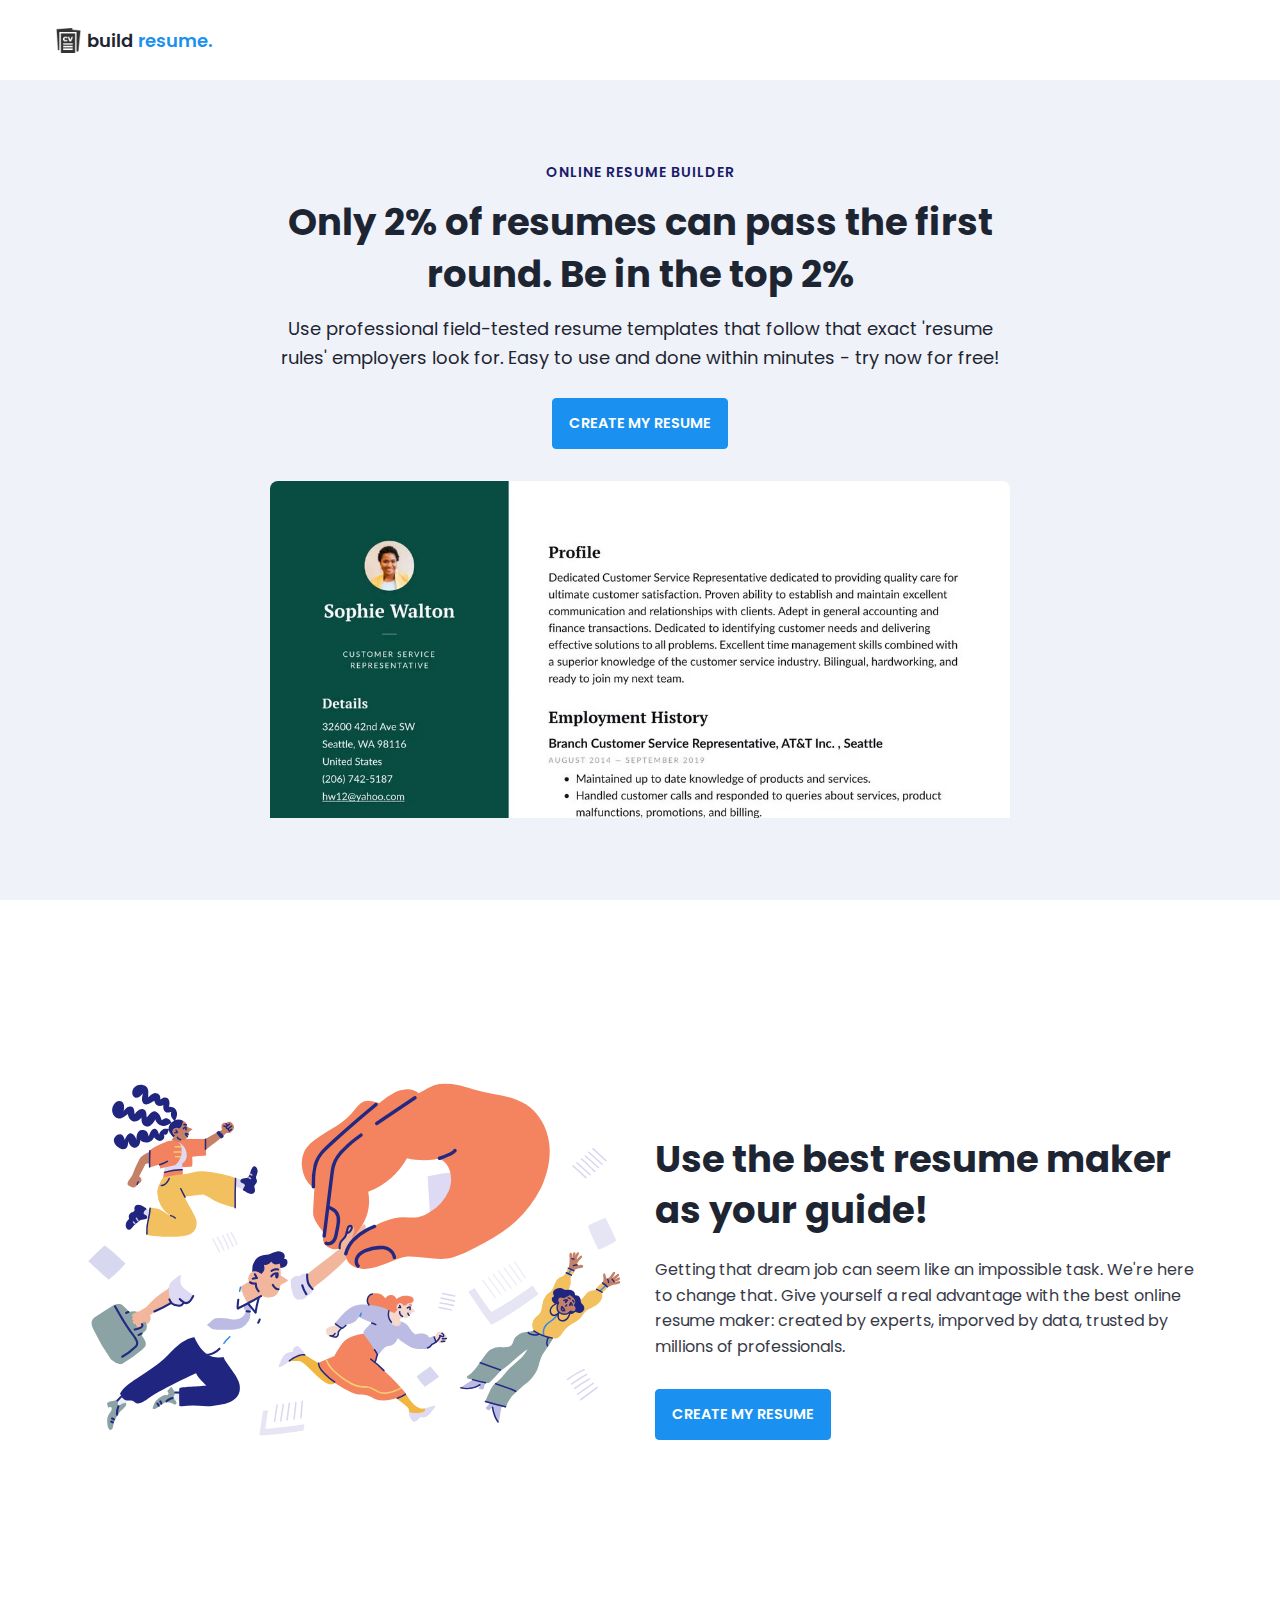
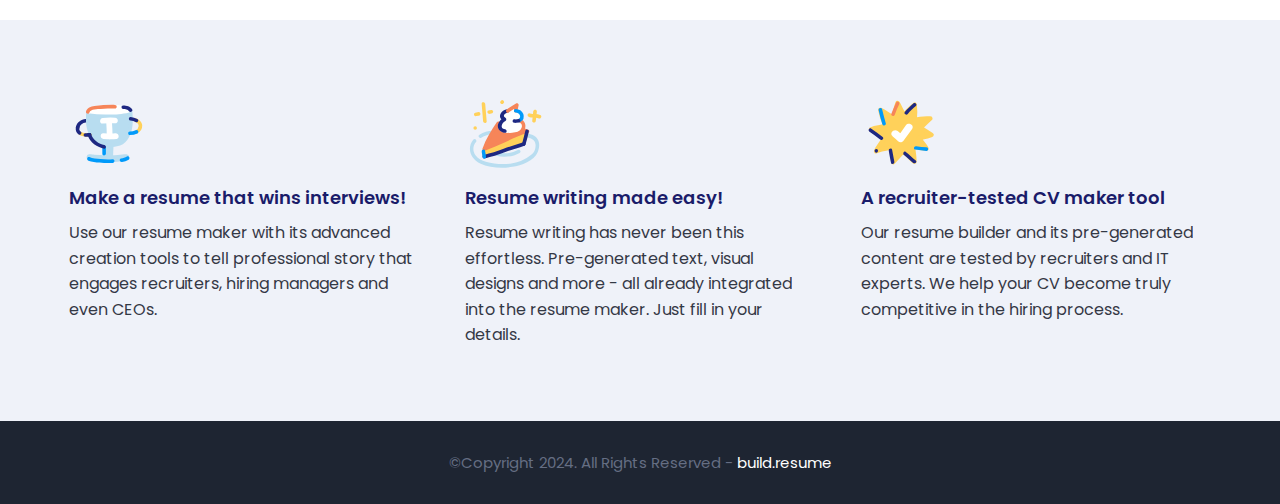
<file: index.html>
<!DOCTYPE html>
<html>
    <head>
        <meta charset="utf-8">
        <meta http-equiv="X-UA-Compatible" content="IE=edge">
        <title>Home Page</title>
        <meta name="description" content="">
        <meta name="viewport" content="width=device-width, initial-scale=1">
        <link rel="stylesheet" href="assets/css/main.css">
    </head>
    <body>

        <nav class = "navbar bg-white">
            <div class="container">
                <div class = "navbar-content">
                    <div class = "brand-and-toggler">
                        <a href = "index.html" class = "navbar-brand">
                            <img src = "assets/images/curriculum-vitae.png" alt = "" class = "navbar-brand-icon">
                            <span class = "navbar-brand-text">build <span>resume.</span>
                        </a>
                        

                        
                    </div>
                </div>
            </div>
        </nav>

        <header class = "header bg-bright" id = "header">
            <div class = "container">
                <div class = "header-content text-center">
                    <h6 class = "text-uppercase text-blue-dark fs-14 fw-6 ls-1">online resume builder</h6>
                    <h1 class = "lg-title">Only 2% of resumes can pass the first round. Be in the top 2%</h1>
                    <p class = "text-dark fs-18">Use professional field-tested resume templates that follow that exact 'resume rules' employers look for. Easy to use and done within minutes - try now for free!</p>
                    <a href = "templates.html" class = "btn btn-primary text-uppercase">create my resume</a>
                    <img src = "assets/images/dublin-resume-templates.avif">
                </div>
            </div>
        </header>

        <div class="section-one">
            <div class="container">
                <div class = "section-one-content">
                    <div class="section-one-l">
                        <img src = "assets/images/visual-0c7080adf17f1f207276f613447c924f667dab34b7ac415cd7ef653172defd0b.svg">
                    </div>
                    <div class = "section-one-r text-center">
                        <h2 class = "lg-title">Use the best resume maker as your guide!</h2>
                        <p class = "text">Getting that dream job can seem like an impossible task. We're here to change that. Give yourself a real advantage with the best online resume maker: created by experts, imporved by data, trusted by millions of professionals.</p>
                        <div class = "btn-group">
                            <a href = "templates.html" class = "btn btn-primary text-uppercase">create my resume</a>
                           
                        </div>
                    </div>
                </div>
            </div>
        </div>

        <div class = "section-two bg-bright">
            <div class="container">
                <div class="section-two-content">
                    <div class = "section-items">
                        <div class = "section-item">
                            <div class = "section-item-icon">
                                <img src = "assets/images/feature-1-edf4481d69166ac81917d1e40e6597c8d61aa970ad44367ce78049bf830fbda5.svg" alt = "">
                            </div>
                            <h5 class = "section-item-title">Make a resume that wins interviews!</h5>
                            <p class = "text">Use our resume maker with its advanced creation tools to tell professional story that engages recruiters, hiring managers and even CEOs.</p>
                        </div>

                        <div class = "section-item">
                            <div class = "section-item-icon">
                                <img src = "assets/images/feature-2-a7a471bd973c02a55d1b3f8aff578cd3c9a4c5ac4fc74423d94ecc04aef3492b.svg" alt = "">
                            </div>
                            <h5 class = "section-item-title">Resume writing made easy!</h5>
                            <p class = "text">Resume writing has never been this effortless. Pre-generated text, visual designs and more - all already integrated into the resume maker. Just fill in your details.</p>
                        </div>

                        <div class = "section-item">
                            <div class = "section-item-icon">
                                <img src = "assets/images/feature-3-4e87a82f83e260488c36f8105e26f439fdc3ee5009372bb5e12d9421f32eabdd.svg" alt = "">
                            </div>
                            <h5 class = "section-item-title">A recruiter-tested CV maker tool</h5>
                            <p class = "text">Our resume builder and its pre-generated content are tested by recruiters and IT experts. We help your CV become truly competitive in the hiring process.</p>
                        </div>
                    </div>
                </div>
            </div>
        </div>

        <footer class = "footer bg-dark">
            <div class="container">
                <div class = "footer-content text-center">
                    <p class="fs-15">&copy;Copyright 2024. All Rights Reserved - <span>build.resume</span></p>
                </div>
            </div>
        </footer>
        <script src="./assets/js/script.js"></script>
    </body>
</html>
</file>
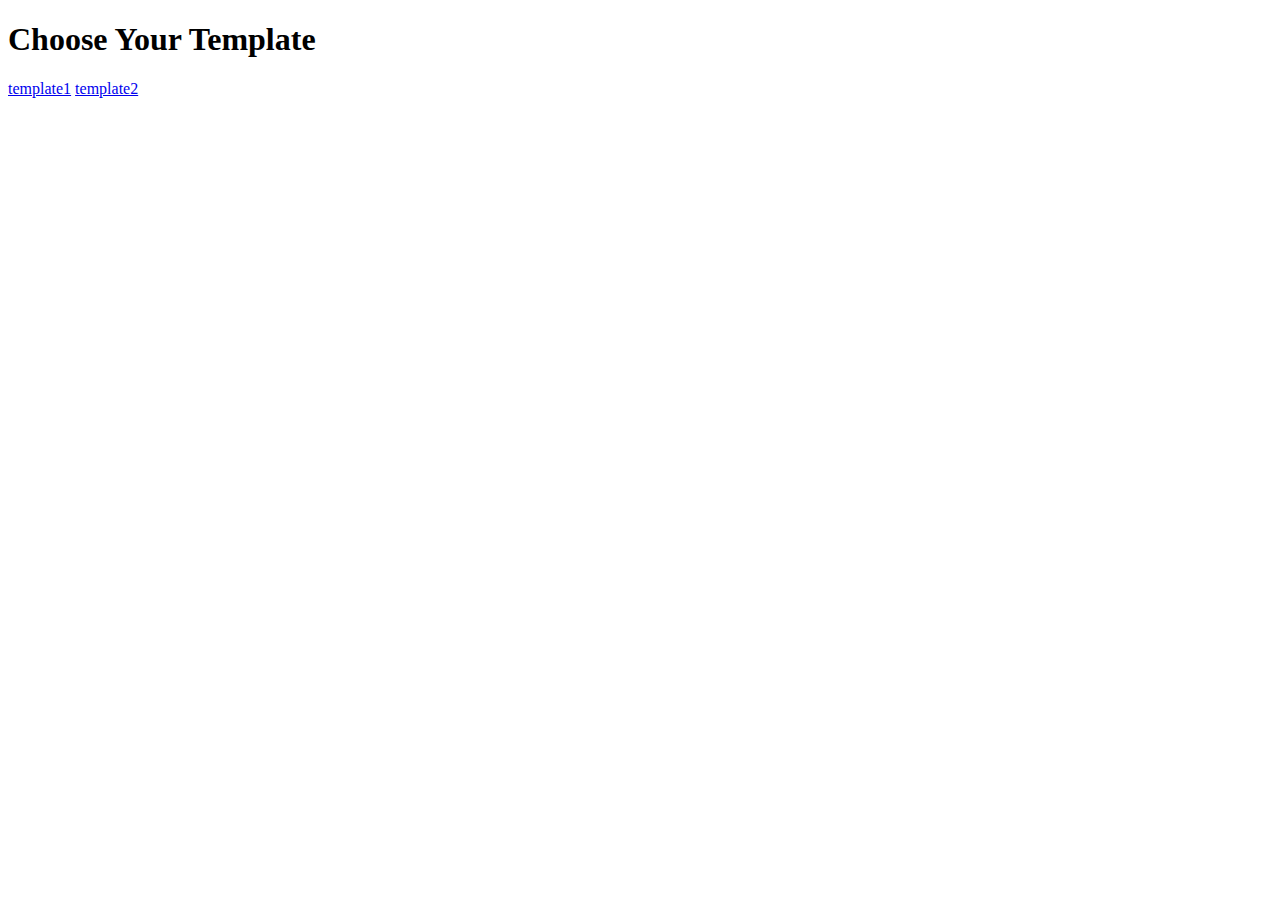
<file: home.html>
<!DOCTYPE html>
<html lang="en">
<head>
    <meta charset="UTF-8">
    <meta name="viewport" content="width=device-width, initial-scale=1.0">
    <title>Document</title>
</head>
<body>
    <h1>Choose Your Template</h1>
    <a href="./template1.html">template1</a>
    <a href="./template2.html">template2</a>
</body>
</html>
</file>
<file: assets/css/main.css>
@import url('https://fonts.googleapis.com/css2?family=Manrope:wght@200;300;400;500;600;700;800&family=Poppins:ital,wght@0,100;0,200;0,300;0,400;0,500;0,600;0,700;0,800;0,900;1,100;1,200;1,300;1,400;1,500;1,600;1,700;1,800;1,900&display=swap');

:root{
    --clr-blue: #1A91F0;
    --clr-blue-mid: #1170CD;
    --clr-blue-dark: #1A1C6A;
    --clr-white: #fff;
    --clr-bright: #EFF2F9;
    --clr-dark: #1e2532;
    --clr-black: #000;
    --clr-grey: #656e83;
    --clr-green: #084C41;
    --font-poppins: 'Poppins', sans-serif;
    --font-manrope: 'Manrope', sans-serif;;
    --transition: all 300ms ease-in-out;
}

*{
    padding: 0;
    margin: 0;
    box-sizing: border-box;
}

html{
    font-size: 10px;
}

body{
    font-size: 1.6rem;
    font-family: var(--font-poppins);
}

button{
    border: none;
    background-color: transparent;
    outline: 0;
    cursor: pointer;
    font-family: inherit;
}

img{
    width: 100%;
    display: block;
}

a{
    text-decoration: none;
}

/* fonts */
.font-poppins{font-family: var(--font-poppins);}
.font-manrope{font-family: var(--font-manrope);}

/* text colors */
.text-blue{color: var(--clr-blue);}
.text-blue-mid{color: var(--clr-blue-mid);}
.text-blue-dark{color: var(--clr-blue-dark);}
.text-bright{color: var(--clr-bright);}
.text-dark{color: var(--clr-dark);}
.text-grey{color: var(--clr-grey);}
.text-white{color: var(--clr-white);}

/* backgrounds */
.bg-blue{background-color: var(--clr-blue);}
.bg-blue-mid{background-color: var(--clr-blue-mid);}
.bg-blue-dark{background-color: var(--clr-blue-dark);}
.bg-bright{background-color: var(--clr-bright);}
.bg-dark{background-color: var(--clr-dark);}
.bg-grey{background-color: var(--clr-grey);}
.bg-white{background-color: var(--clr-white);}
.bg-black{background-color: var(--clr-black);}
.bg-green{background-color: var(--clr-green);}

.text-center{ text-align: center;}
.text-left{text-align: left;}
.text-right{text-align: right;}
.text-uppercase{text-transform: uppercase;}
.text-lowercase{text-transform: lowercase;}
.text-capitalize{text-transform: capitalize;}
.text{
    color: var(--clr-dark);
    opacity: 0.9;
    margin: 2rem 0;
    line-height: 1.6;
}

.fw-2{font-weight: 200;}
.fw-3{font-weight: 300;}
.fw-4{font-weight: 400;}
.fw-5{font-weight: 500;}
.fw-6{font-weight: 600;}
.fw-7{font-weight: 700;}
.fw-8{font-weight: 800;}

.fs-13{font-size: 13px;}
.fs-14{font-size: 14px;}
.fs-15{font-size: 15px;}
.fs-16{font-size: 16px;}
.fs-17{font-size: 17px;}
.fs-18{font-size: 18px;}
.fs-19{font-size: 19px;}
.fs-20{font-size: 20px;}
.fs-21{font-size: 21px;}
.fs-22{font-size: 22px;}
.fs-23{font-size: 23px;}
.fs-24{font-size: 24px;}
.fs-25{font-size: 25px;}

.ls-1{letter-spacing: 1px;}
.ls-2{letter-spacing: 2px;}

.container{
    max-width: 1200px;
    margin: 0 auto;
    padding: 0 1.6rem;
}

/* bars button */
.bars{
    display: flex;
    flex-direction: column;
    justify-content: space-between;
    height: 16.5px;
    width: 25px;
}
.bars .bar{
    width: 100%;
    height: 2px;
    background-color: var(--clr-blue);
    transition: var(--transition);
}

.bars:hover .bar{
    background-color: var(--clr-dark);
}

/* buttons */
.btn{
    font-size: 14.5px;
    font-weight: 600;
    padding: 1.4rem 1.6rem;
    border-radius: 4px;
    display: inline-block;
}

.btn-primary{
    background-color: var(--clr-blue);
    color: var(--clr-white);
    border: 1px solid var(--clr-blue);
    transition: var(--transition);
}

.btn-primary:hover{
    background-color: transparent;
    color: var(--clr-dark);
    border-color: var(--clr-grey);
}

.btn-secondary{
    background-color: transparent;
    color: var(--clr-dark);
    border: 1px solid var(--clr-grey);
    transition: var(--transition);
}

.btn-secondary:hover{
    background-color: var(--clr-blue);
    color: var(--clr-white);
    border-color: var(--clr-blue);
}

.btn-group button:first-child, .btn-group a:first-child{
    margin-right: 1rem!important;
}

/* navbar part */
.navbar{
    height: 80px;
    display: flex;
    align-items: center;
    box-shadow: rgba(0, 0, 0, 0.08) 0px 3px 8px;
}

.navbar .container{
    width: 100%;
}

.navbar-brand{
    display: flex;
    align-items: center;
    justify-content: flex-start;
    font-size: 1.8rem;
}
.navbar-brand-text{
    color: var(--clr-dark);
    font-weight: 600;
}
.navbar-brand-text span{
    color: var(--clr-blue);
}
.navbar-brand-icon{
    width: 25px;
    margin-right: 6px;
    opacity: 0.8;
}
.brand-and-toggler{
    display: flex;
    align-items: center;
    justify-content: space-between;
}
.header{
    min-height: calc(100vh - 80px);
    display: flex;
    flex-direction: column;
    align-items: center;
    justify-content: center;
}
.header-content{
    max-width: 740px;
    margin-right: auto;
    margin-left: auto;
}
.header-content img{
    max-width: 760px;
    border-top-right-radius: 8px;
    border-top-left-radius: 8px;
    margin-top: 3.2rem;
}
.lg-title{
    margin: 1.4rem 0;
    font-size: 37px;
    line-height: 1.4;
    color: var(--clr-dark);
}
.header-content p{
    margin-bottom: 2.6rem;
    line-height: 1.6;
}


/* section one */
.section-one{
    padding: 64px 0;
    min-height: 80vh;
    display: flex;
    align-items: center;
}
.section-one-l img{
    max-width: 545px;
    margin-right: auto;
    margin-left: auto;
}
.section-one-r{
    margin-top: 4rem;
}

.section-one .btn-group{
    margin-top: 2rem;
}
.section-one-r{
    max-width: 545px;
    margin-right: auto;
    margin-left: auto;
}
.section-one-r .btn-group{
    margin-top: 3rem;
}

/* section two */
.section-two{
    padding: 64px 0;
}
.section-two .section-items{
    display: grid;
    gap: 2rem;
}

.section-two .section-item{
    max-width: 350px;
    text-align: center;
    margin-right: auto;
    margin-left: auto;
}
.section-two .section-item-icon{
    margin: 1rem 0;
}
.section-two .section-item-icon img{
    width: 80px;
    margin-right: auto;
    margin-left: auto;
}
.section-two .section-item-title{
    color: var(--clr-blue-dark);
    font-size: 1.8rem;
    font-weight: 600;
}
.section-two .text{
    margin: 0.9rem 0;
}

/* footer */
.footer{
    padding: 3rem 0;
}
.footer-content p{
    color: var(--clr-grey);
}
.footer-content p span{
    color: var(--clr-white);
}

/* media queries */
@media screen and (min-width: 768px){
    .section-two .section-items{
        grid-template-columns: repeat(2, 1fr);
    }
}

@media screen and (min-width: 992px){
    .section-one-content{
        display: grid;
        grid-template-columns: repeat(2, 1fr);
        column-gap: 3rem;
    }
    .section-one-r{
        text-align: left;
    }
    .section-two .section-items{
        grid-template-columns: repeat(3, 1fr);
    }
    .section-two .section-item{
        text-align: left;
    }
    .section-two .section-item-icon img{
        margin-left: 0;
    }
}



/* resume page */
#about-sc{
    padding: 64px 0;
}

.cv-form-row-title{
    background-color: var(--clr-dark);
    padding: 0.8rem 1.6rem;
    margin-bottom: 2rem;
}

.cv-form-row-title h3{
    color: var(--clr-white);
    font-weight: 500;
    text-transform: uppercase;
    letter-spacing: 1.5px;
    font-size: 1.7rem;
}
.cv-form-blk{
    margin: 3rem 0;
}
.cv-form-row{
    padding: 3rem 2rem 0 2rem;
    border: 1px solid rgba(0, 0, 0, 0.08);
    margin-bottom: 1rem;
    position: relative;
}
textarea{
    resize: none;
}
.form-elem{
    margin-bottom: 3rem;
    position: relative;
}
.form-label{
    display: block;
    font-weight: 600;
    font-size: 14px;
    color: var(--clr-dark);
    margin-bottom: 0.5rem;
}
.form-control{
    border-radius: none;
    border: 1px solid rgba(0, 0, 0, 0.1);
    font-size: 14px;
    padding: 0.8rem 1.6rem;
    font-family: inherit;
    width: 100%;
    outline: 0;
    transition: var(--transition);
}

.form-control:focus{
    border-color: rgba(0, 0, 0, 0.3);
}
.form-text{
    color: #ca0b00;
    font-size: 12px;
    position: absolute;
    letter-spacing: 0.5px;
    top: calc(100% + 2px);
    left: 0;
    width: 100%;
}
.cols-3, .cols-2{
    display: grid;
}
.repeater-add-btn{
    width: 25px;
    height: 25px;
    background-color: var(--clr-blue-mid);
    font-size: 1.6rem;
    color: var(--clr-white);
    margin: 1rem 0;
}
.repeater-remove-btn{
    position: absolute;
    top: 10px;
    right: 10px;
    z-index: 999;
    width: 25px;
    height: 25px;
    border-radius: 50%;
    background-color: #ca0b00;
    color: var(--clr-white);
    font-size: 1.6rem;
}

/* preview section */
.preview-cnt{
    border-radius: 5px;
    display: grid;
    grid-template-columns: 32% auto;
    box-shadow: rgba(149, 157, 165, 0.2) 0px 8px 24px;
    overflow: hidden;
}

.preview-cnt-l{
    padding: 3rem 3rem 2rem 3rem;
}
.preview-cnt-r{
    padding: 3rem 3rem 3rem 4rem;
}
.preview-cnt-l .preview-blk:nth-child(1){
    text-align: center;
}
.preview-image{
    width: 120px;
    height: 120px;
    border-radius: 50%;
    overflow: hidden;
    margin-right: auto;
    margin-left: auto;
}
.preview-image img{
    width: 100%;
    height: 100%;
    object-fit: cover;
}
.preview-item-name{
    font-size: 2.4rem;
    font-weight: 600;
    margin: 1.8rem 0;
    position: relative;
}
.preview-item-name::after{
    position: absolute;
    content: "";
    bottom: -10px;
    width: 50px;
    height: 1.5px;
    background-color: rgba(255, 255, 255, 0.5);
    left: 50%;
    transform: translateX(-50%);
}
.preview-blk{
    padding: 1rem 0;
    margin-bottom: 1rem;
}
.preview-blk-title h3{
    text-transform: uppercase;
    letter-spacing: 0.5px;
    border-bottom: 0.5px solid rgba(0, 0, 0, 0.08);
    padding-bottom: 0.5rem;
}
.preview-blk-title{
    margin-bottom: 1rem;
}
.preview-blk-list .preview-item{
    font-size: 1.5rem;
    margin-bottom: 0.2rem;
    opacity: 0.95;
}
.preview-cnt-r .preview-blk-title{
    color: var(--clr-dark);
}
.preview-cnt-r .preview-blk-list .preview-item{
    margin-top: 1.8rem;
}

.achievements-items.preview-blk-list .preview-item span:first-child,
.educations-items.preview-blk-list .preview-item span:first-child,
.experiences-items.preview-blk-list .preview-item span:first-child{
    display: block;
    font-weight: 600;
    margin-bottom: 1rem;
    background-color: rgba(0, 0, 0, 0.03);
}

.educations-items.preview-blk-list .preview-item span:nth-child(2),
.experiences-items.preview-blk-list .preview-item span:nth-child(2){
    font-weight: 600;
    margin-right: 1rem;
}

.educations-items.preview-blk-list .preview-item span:nth-child(3),
.experiences-items.preview-blk-list .preview-item span:nth-child(3){
    font-style: italic;
    margin-right: 1rem;
}

.educations-items.preview-blk-list .preview-item span:nth-child(4),
.educations-items.preview-blk-list .preview-item span:nth-child(5),
.experiences-items.preview-blk-list .preview-item span:nth-child(4),
.experiences-items.preview-blk-list .preview-item span:nth-child(5){
    margin-right: 1rem;
    background-color: var(--clr-green);
    color: var(--clr-white);
    padding: 0 1rem;
    border-radius: 0.6rem;
}

.educations-items.preview-blk-list .preview-item span:nth-child(6),
.experiences-items.preview-blk-list .preview-item span:nth-child(6){
    font-size: 13.5px;
    display: block;
    opacity: 0.8;
    margin-top: 1rem;
}
.projects-items.preview-blk-list .preview-item span{
    display: block;
}

@media screen and (min-width: 768px){
    .cols-3{
        grid-template-columns: repeat(3, 1fr);
        column-gap: 2rem;
    }
    .cols-2{
        grid-template-columns: repeat(2, 1fr);
        column-gap: 2rem;
    }
}

@media screen and (min-width: 992px){
    .cv-form-row{
        padding: 3rem 3rem 0rem 3rem;
    }
    .cols-3{
        grid-template-columns: repeat(3, 1fr);
    }
}

.print-btn-sc{
    margin: 2rem 0 6rem 0;
}

/* print section */
@media print{
    body *{
        visibility: hidden;
    }

    .non_print_area{
        display: none;
    }

    .print_area, .print_area *{
        visibility: visible;
    }

    .print_area{
        width: 100%;
        position: absolute;
        left: 0;
        top: 0;
        overflow: hidden;
    }
}
</file>
